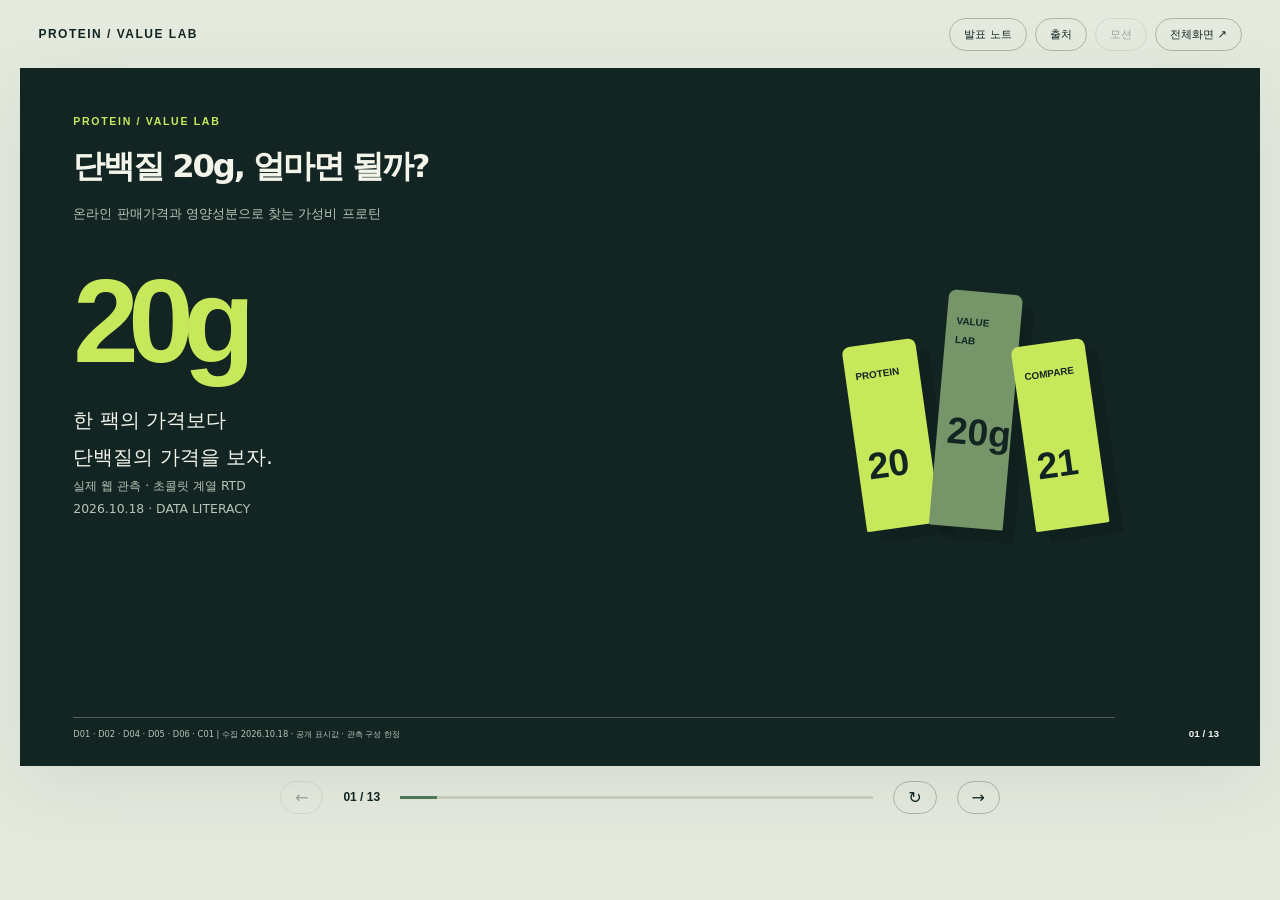
<file: docs/index.html>
<!doctype html><html lang="ko"><head><meta charset="utf-8"><meta name="viewport" content="width=device-width,initial-scale=1"><title>단백질 20g, 얼마면 될까? | PROTEIN VALUE LAB</title><link rel="stylesheet" href="assets/deck.css"></head><body>
<header><a href="#1">PROTEIN / VALUE LAB</a><nav><button id="notes">발표 노트</button><button id="sources">출처</button><button id="motion">모션</button><button id="fullscreen">전체화면 ↗</button></nav></header><main id="stage"></main><div class="controls"><button id="prev" aria-label="이전">←</button><span id="page"></span><div class="progress"><i></i></div><button id="replay" aria-label="애니메이션 재생">↻</button><button id="next" aria-label="다음">→</button></div><dialog><button id="close">닫기 ×</button><div id="dialogbody"></div></dialog>
<script src="assets/anime.umd.min.js"></script><script>const DATA={"products": [{"product_id": "P04", "brand": "정식품", "name": "그린비아 프로틴밀 액티브 초코", "flavor": "초콜릿 계열", "form": "RTD 음료", "pack_count": 18, "volume_ml": 250, "protein_g": 20, "kcal": 120, "sugar_g": 1.0, "nutrition_status": "reported", "included": true, "source_id_nutrition": "D04", "label_source_id": "D04", "note": "영양성분은 가격비교 재게시 자료; 독립 시험값 아님", "merchant": "옥션", "total_krw": 18940, "shipping_krw": 0, "source_id_price": "D04", "url": "https://prod.danawa.com/bridge/loadingBridge.html?cate1=46803&cate2=228130&cate3=229024&cate4=232972&pcode=82470779&cmpnyc=EE715&safe_trade=4&fee_type=T&link_pcode=E874058028&package=0&setpc=0&r=17923219759923", "bottle_krw": 1052.2222222222222, "cost_20g": 1052.2222222222222, "protein_per_100kcal": 16.666666666666664, "kcal_per_20g": 120.0, "bottle_rank": 1, "protein_rank": 1, "pareto_cost_energy": true}, {"product_id": "P01", "brand": "빙그레", "name": "더단백 드링크 초코", "flavor": "초콜릿 계열", "form": "RTD 음료", "pack_count": 18, "volume_ml": 250, "protein_g": 20, "kcal": 105, "sugar_g": 0.8, "nutrition_status": "verified", "included": true, "source_id_nutrition": "D01", "label_source_id": "C02", "note": "사용자 제공 쿠팡 상세 영양표 확인: 250mL·105kcal·단백질20g·당류0.8g. 최초 요약만 확인해 누락한 값 정정", "merchant": "쿠팡(판매자 상세 미기록)", "total_krw": 23900, "shipping_krw": 0, "source_id_price": "C01", "url": "https://www.coupang.com/vp/products/7411095382?itemId=13466502453&vendorItemId=76137436686", "bottle_krw": 1327.7777777777778, "cost_20g": 1327.7777777777778, "protein_per_100kcal": 19.047619047619047, "kcal_per_20g": 105.0, "bottle_rank": 2, "protein_rank": 2, "pareto_cost_energy": true}, {"product_id": "P06", "brand": "롯데칠성음료", "name": "오트몬드 프로틴 초코 제로슈거", "flavor": "초콜릿 계열", "form": "RTD 음료", "pack_count": 6, "volume_ml": 250, "protein_g": 21, "kcal": 107, "sugar_g": 0.0, "nutrition_status": "reported", "included": true, "source_id_nutrition": "D06", "label_source_id": "D06", "note": "6팩 관측. 배송비 영향이 크며 대용량 묶음 최저가를 대표하지 않음", "merchant": "옥션", "total_krw": 11140, "shipping_krw": 3000, "source_id_price": "D06", "url": "https://prod.danawa.com/bridge/loadingBridge.html?cate1=46803&cate2=228130&cate3=229024&cate4=232972&pcode=92969567&cmpnyc=EE715&safe_trade=4&fee_type=T&link_pcode=F250090501&package=0&setpc=0&r=17923220675980", "bottle_krw": 1856.6666666666667, "cost_20g": 1768.2539682539684, "protein_per_100kcal": 19.626168224299064, "kcal_per_20g": 101.9047619047619, "bottle_rank": 3, "protein_rank": 3, "pareto_cost_energy": true}, {"product_id": "P05", "brand": "대상웰라이프", "name": "마이밀 퓨로틴 초코", "flavor": "초콜릿 계열", "form": "RTD 음료", "pack_count": 24, "volume_ml": 250, "protein_g": 20, "kcal": 130, "sugar_g": null, "nutrition_status": "reported", "included": true, "source_id_nutrition": "D05", "label_source_id": "D05", "note": "분리대두·완두·귀리 단백질 표기. 당류 요약 근거 미확보", "merchant": "11번가", "total_krw": 56800, "shipping_krw": 0, "source_id_price": "D05", "url": "https://prod.danawa.com/bridge/loadingBridge.html?cate1=46803&cate2=46817&cate3=46843&cate4=0&pcode=21434753&cmpnyc=TH201&safe_trade=4&fee_type=T&link_pcode=8901063425&package=0&setpc=0&r=17923219926962", "bottle_krw": 2366.6666666666665, "cost_20g": 2366.6666666666665, "protein_per_100kcal": 15.384615384615385, "kcal_per_20g": 130.0, "bottle_rank": 4, "protein_rank": 4, "pareto_cost_energy": false}, {"product_id": "P02", "brand": "매일유업", "name": "셀렉스 프로핏 웨이프로틴 초콜릿", "flavor": "초콜릿 계열", "form": "RTD 음료", "pack_count": 12, "volume_ml": 330, "protein_g": 20, "kcal": 99, "sugar_g": 0.0, "nutrition_status": "verified", "included": true, "source_id_nutrition": "D02", "label_source_id": "M01", "note": "제조사 330mL·20g·99kcal와 교차 확인", "merchant": "롯데ON", "total_krw": 29890, "shipping_krw": 0, "source_id_price": "D02", "url": "https://prod.danawa.com/bridge/loadingBridge.html?cate1=46803&cate2=228130&cate3=229024&cate4=232972&pcode=12275567&cmpnyc=EE309&safe_trade=4&fee_type=T&link_pcode=LO2655952617&package=0&setpc=0&r=17923219424100", "bottle_krw": 2490.8333333333335, "cost_20g": 2490.8333333333335, "protein_per_100kcal": 20.2020202020202, "kcal_per_20g": 99.0, "bottle_rank": 5, "protein_rank": 5, "pareto_cost_energy": true}], "offers": [{"product_id": "P01", "merchant": "11번가", "price_krw": 21580, "shipping_krw": 3000, "total_krw": 24580, "source_id": "D01", "url": "https://prod.danawa.com/bridge/loadingBridge.html?cate1=46803&cate2=228130&cate3=229024&cate4=232972&pcode=14489303&cmpnyc=TH201&safe_trade=4&fee_type=T&link_pcode=9591615438&package=0&setpc=0&r=17923220505694", "source_type": "가격비교 재게시", "observed": "2026-10-18T11:14:17.913224+00:00", "condition": "비회원 일반 표시가·본토 1묶음, 결제 확인 아님", "included": true, "eligible": true}, {"product_id": "P01", "merchant": "G마켓", "price_krw": 21590, "shipping_krw": 3000, "total_krw": 24590, "source_id": "D01", "url": "https://prod.danawa.com/bridge/loadingBridge.html?cate1=46803&cate2=228130&cate3=229024&cate4=232972&pcode=14489303&cmpnyc=EE128&safe_trade=4&fee_type=T&link_pcode=4844603964&package=0&setpc=0&r=17923220507621", "source_type": "가격비교 재게시", "observed": "2026-10-18T11:14:17.913224+00:00", "condition": "비회원 일반 표시가·본토 1묶음, 결제 확인 아님", "included": true, "eligible": true}, {"product_id": "P01", "merchant": "옥션", "price_krw": 21850, "shipping_krw": 3000, "total_krw": 24850, "source_id": "D01", "url": "https://prod.danawa.com/bridge/loadingBridge.html?cate1=46803&cate2=228130&cate3=229024&cate4=232972&pcode=14489303&cmpnyc=EE715&safe_trade=4&fee_type=T&link_pcode=F652131884&package=0&setpc=0&r=17923220509056", "source_type": "가격비교 재게시", "observed": "2026-10-18T11:14:17.913224+00:00", "condition": "비회원 일반 표시가·본토 1묶음, 결제 확인 아님", "included": true, "eligible": true}, {"product_id": "P01", "merchant": "롯데ON", "price_krw": 22230, "shipping_krw": 3000, "total_krw": 25230, "source_id": "D01", "url": "https://prod.danawa.com/bridge/loadingBridge.html?cate1=46803&cate2=228130&cate3=229024&cate4=232972&pcode=14489303&cmpnyc=EE309&safe_trade=4&fee_type=T&link_pcode=LO2761408361&package=0&setpc=0&r=17923220501506", "source_type": "가격비교 재게시", "observed": "2026-10-18T11:14:17.913224+00:00", "condition": "비회원 일반 표시가·본토 1묶음, 결제 확인 아님", "included": true, "eligible": true}, {"product_id": "P01", "merchant": "티에스shop네이버페이", "price_krw": 25100, "shipping_krw": 0, "total_krw": 25100, "source_id": "D01", "url": "https://prod.danawa.com/bridge/loadingBridge.html?cate1=46803&cate2=228130&cate3=229024&cate4=232972&pcode=14489303&cmpnyc=TU5A4&safe_trade=4&fee_type=N&link_pcode=9149680594&package=0&setpc=0&r=17923220507090", "source_type": "가격비교 재게시", "observed": "2026-10-18T11:14:17.913224+00:00", "condition": "비회원 일반 표시가·본토 1묶음, 결제 확인 아님", "included": true, "eligible": true}, {"product_id": "P01", "merchant": "롯데백화점", "price_krw": 25100, "shipping_krw": 0, "total_krw": 25100, "source_id": "D01", "url": "https://prod.danawa.com/bridge/loadingBridge.html?cate1=46803&cate2=228130&cate3=229024&cate4=232972&pcode=14489303&cmpnyc=TLC16&safe_trade=4&fee_type=T&link_pcode=LE1222499665&package=0&setpc=0&r=17923220506665", "source_type": "가격비교 재게시", "observed": "2026-10-18T11:14:17.913224+00:00", "condition": "비회원 일반 표시가·본토 1묶음, 결제 확인 아님", "included": true, "eligible": true}, {"product_id": "P01", "merchant": "SSG.COM", "price_krw": 25460, "shipping_krw": 3000, "total_krw": 28460, "source_id": "D01", "url": "https://prod.danawa.com/bridge/loadingBridge.html?cate1=46803&cate2=228130&cate3=229024&cate4=232972&pcode=14489303&cmpnyc=TN118&safe_trade=4&fee_type=T&link_pcode=1000851090573&package=0&setpc=0&r=17923220501103", "source_type": "가격비교 재게시", "observed": "2026-10-18T11:14:17.913224+00:00", "condition": "비회원 일반 표시가·본토 1묶음, 결제 확인 아님", "included": true, "eligible": true}, {"product_id": "P01", "merchant": "주식회사 신세계라이브쇼핑", "price_krw": 26260, "shipping_krw": 0, "total_krw": 26260, "source_id": "D01", "url": "https://prod.danawa.com/bridge/loadingBridge.html?cate1=46803&cate2=228130&cate3=229024&cate4=232972&pcode=14489303&cmpnyc=TRB03&safe_trade=4&fee_type=T&link_pcode=1002609863&package=0&setpc=0&r=17923220509004", "source_type": "가격비교 재게시", "observed": "2026-10-18T11:14:17.913224+00:00", "condition": "비회원 일반 표시가·본토 1묶음, 결제 확인 아님", "included": true, "eligible": true}, {"product_id": "P01", "merchant": "이마트몰", "price_krw": 26410, "shipping_krw": 0, "total_krw": 26410, "source_id": "D01", "url": "https://prod.danawa.com/bridge/loadingBridge.html?cate1=46803&cate2=228130&cate3=229024&cate4=232972&pcode=14489303&cmpnyc=EE311&safe_trade=4&fee_type=T&link_pcode=1000811506615&package=0&setpc=0&r=17923220504311", "source_type": "가격비교 재게시", "observed": "2026-10-18T11:14:17.913224+00:00", "condition": "비회원 일반 표시가·본토 1묶음, 결제 확인 아님", "included": true, "eligible": true}, {"product_id": "P01", "merchant": "신세계몰", "price_krw": 26410, "shipping_krw": 0, "total_krw": 26410, "source_id": "D01", "url": "https://prod.danawa.com/bridge/loadingBridge.html?cate1=46803&cate2=228130&cate3=229024&cate4=232972&pcode=14489303&cmpnyc=ED901&safe_trade=4&fee_type=T&link_pcode=1000811506615&package=0&setpc=0&r=17923220503633", "source_type": "가격비교 재게시", "observed": "2026-10-18T11:14:17.913224+00:00", "condition": "비회원 일반 표시가·본토 1묶음, 결제 확인 아님", "included": true, "eligible": true}, {"product_id": "P02", "merchant": "옥션", "price_krw": 29500, "shipping_krw": 3000, "total_krw": 32500, "source_id": "D02", "url": "https://prod.danawa.com/bridge/loadingBridge.html?cate1=46803&cate2=228130&cate3=229024&cate4=232972&pcode=12275567&cmpnyc=EE715&safe_trade=4&fee_type=T&link_pcode=F619770908&package=0&setpc=0&r=17923219423372", "source_type": "가격비교 재게시", "observed": "2026-10-18T11:12:30.106258+00:00", "condition": "비회원 일반 표시가·본토 1묶음, 결제 확인 아님", "included": true, "eligible": true}, {"product_id": "P02", "merchant": "롯데ON", "price_krw": 29890, "shipping_krw": 0, "total_krw": 29890, "source_id": "D02", "url": "https://prod.danawa.com/bridge/loadingBridge.html?cate1=46803&cate2=228130&cate3=229024&cate4=232972&pcode=12275567&cmpnyc=EE309&safe_trade=4&fee_type=T&link_pcode=LO2655952617&package=0&setpc=0&r=17923219424100", "source_type": "가격비교 재게시", "observed": "2026-10-18T11:12:30.106258+00:00", "condition": "비회원 일반 표시가·본토 1묶음, 결제 확인 아님", "included": true, "eligible": true}, {"product_id": "P02", "merchant": "SSG.COM", "price_krw": 30087, "shipping_krw": 0, "total_krw": 30087, "source_id": "D02", "url": "https://prod.danawa.com/bridge/loadingBridge.html?cate1=46803&cate2=228130&cate3=229024&cate4=232972&pcode=12275567&cmpnyc=TN118&safe_trade=4&fee_type=T&link_pcode=1000304834023&package=0&setpc=0&r=17923219424311", "source_type": "가격비교 재게시", "observed": "2026-10-18T11:12:30.106258+00:00", "condition": "비회원 일반 표시가·본토 1묶음, 결제 확인 아님", "included": true, "eligible": true}, {"product_id": "P02", "merchant": "G마켓", "price_krw": 30380, "shipping_krw": 0, "total_krw": 30380, "source_id": "D02", "url": "https://prod.danawa.com/bridge/loadingBridge.html?cate1=46803&cate2=228130&cate3=229024&cate4=232972&pcode=12275567&cmpnyc=EE128&safe_trade=4&fee_type=T&link_pcode=2636050549&package=0&setpc=0&r=17923219425787", "source_type": "가격비교 재게시", "observed": "2026-10-18T11:12:30.106258+00:00", "condition": "비회원 일반 표시가·본토 1묶음, 결제 확인 아님", "included": true, "eligible": true}, {"product_id": "P02", "merchant": "이마트몰", "price_krw": 31255, "shipping_krw": 0, "total_krw": 31255, "source_id": "D02", "url": "https://prod.danawa.com/bridge/loadingBridge.html?cate1=46803&cate2=228130&cate3=229024&cate4=232972&pcode=12275567&cmpnyc=EE311&safe_trade=4&fee_type=T&link_pcode=1000605907344&package=0&setpc=0&r=17923219421527", "source_type": "가격비교 재게시", "observed": "2026-10-18T11:12:30.106258+00:00", "condition": "비회원 일반 표시가·본토 1묶음, 결제 확인 아님", "included": true, "eligible": true}, {"product_id": "P02", "merchant": "신세계몰", "price_krw": 31255, "shipping_krw": 0, "total_krw": 31255, "source_id": "D02", "url": "https://prod.danawa.com/bridge/loadingBridge.html?cate1=46803&cate2=228130&cate3=229024&cate4=232972&pcode=12275567&cmpnyc=ED901&safe_trade=4&fee_type=T&link_pcode=1000605907344&package=0&setpc=0&r=17923219428186", "source_type": "가격비교 재게시", "observed": "2026-10-18T11:12:30.106258+00:00", "condition": "비회원 일반 표시가·본토 1묶음, 결제 확인 아님", "included": true, "eligible": true}, {"product_id": "P02", "merchant": "CJ온스타일", "price_krw": 31260, "shipping_krw": 0, "total_krw": 31260, "source_id": "D02", "url": "https://prod.danawa.com/bridge/loadingBridge.html?cate1=46803&cate2=228130&cate3=229024&cate4=232972&pcode=12275567&cmpnyc=ED909&safe_trade=4&fee_type=T&link_pcode=2013819931&package=0&setpc=0&r=17923219429472", "source_type": "가격비교 재게시", "observed": "2026-10-18T11:12:30.106258+00:00", "condition": "비회원 일반 표시가·본토 1묶음, 결제 확인 아님", "included": true, "eligible": true}, {"product_id": "P02", "merchant": "11번가", "price_krw": 31550, "shipping_krw": 0, "total_krw": 31550, "source_id": "D02", "url": "https://prod.danawa.com/bridge/loadingBridge.html?cate1=46803&cate2=228130&cate3=229024&cate4=232972&pcode=12275567&cmpnyc=TH201&safe_trade=4&fee_type=T&link_pcode=4490486728&package=0&setpc=0&r=17923219421706", "source_type": "가격비교 재게시", "observed": "2026-10-18T11:12:30.106258+00:00", "condition": "비회원 일반 표시가·본토 1묶음, 결제 확인 아님", "included": true, "eligible": true}, {"product_id": "P02", "merchant": "오늘의집", "price_krw": 31700, "shipping_krw": 0, "total_krw": 31700, "source_id": "D02", "url": "https://prod.danawa.com/bridge/loadingBridge.html?cate1=46803&cate2=228130&cate3=229024&cate4=232972&pcode=12275567&cmpnyc=TU710C&safe_trade=4&fee_type=T&link_pcode=4124407-30975040&package=0&setpc=0&r=17923219427693", "source_type": "가격비교 재게시", "observed": "2026-10-18T11:12:30.106258+00:00", "condition": "비회원 일반 표시가·본토 1묶음, 결제 확인 아님", "included": true, "eligible": true}, {"product_id": "P02", "merchant": "하프클럽", "price_krw": 32540, "shipping_krw": 0, "total_krw": 32540, "source_id": "D02", "url": "https://prod.danawa.com/bridge/loadingBridge.html?cate1=46803&cate2=228130&cate3=229024&cate4=232972&pcode=12275567&cmpnyc=TZ6171&safe_trade=4&fee_type=T&link_pcode=379595014&package=0&setpc=0&r=17923219428803", "source_type": "가격비교 재게시", "observed": "2026-10-18T11:12:30.106258+00:00", "condition": "비회원 일반 표시가·본토 1묶음, 결제 확인 아님", "included": true, "eligible": true}, {"product_id": "P03", "merchant": "동원몰", "price_krw": 22410, "shipping_krw": 0, "total_krw": 22410, "source_id": "D03", "url": "https://prod.danawa.com/bridge/loadingBridge.html?cate1=46803&cate2=228130&cate3=229024&cate4=232972&pcode=18186500&cmpnyc=TSBB7&safe_trade=4&fee_type=T&link_pcode=003748036&package=0&setpc=0&r=17923219591774", "source_type": "가격비교 재게시", "observed": "2026-10-18T11:12:46.208534+00:00", "condition": "비회원 일반 표시가·본토 1묶음, 결제 확인 아님", "included": false, "eligible": false}, {"product_id": "P03", "merchant": "옥션", "price_krw": 24140, "shipping_krw": 0, "total_krw": 24140, "source_id": "D03", "url": "https://prod.danawa.com/bridge/loadingBridge.html?cate1=46803&cate2=228130&cate3=229024&cate4=232972&pcode=18186500&cmpnyc=EE715&safe_trade=4&fee_type=T&link_pcode=E968869499&package=0&setpc=0&r=17923219595731", "source_type": "가격비교 재게시", "observed": "2026-10-18T11:12:46.208534+00:00", "condition": "비회원 일반 표시가·본토 1묶음, 결제 확인 아님", "included": false, "eligible": false}, {"product_id": "P03", "merchant": "G마켓", "price_krw": 24140, "shipping_krw": 0, "total_krw": 24140, "source_id": "D03", "url": "https://prod.danawa.com/bridge/loadingBridge.html?cate1=46803&cate2=228130&cate3=229024&cate4=232972&pcode=18186500&cmpnyc=EE128&safe_trade=4&fee_type=T&link_pcode=4391299652&package=0&setpc=0&r=17923219598174", "source_type": "가격비교 재게시", "observed": "2026-10-18T11:12:46.208534+00:00", "condition": "비회원 일반 표시가·본토 1묶음, 결제 확인 아님", "included": false, "eligible": false}, {"product_id": "P03", "merchant": "주식회사 신세계라이브쇼핑", "price_krw": 26440, "shipping_krw": 0, "total_krw": 26440, "source_id": "D03", "url": "https://prod.danawa.com/bridge/loadingBridge.html?cate1=46803&cate2=228130&cate3=229024&cate4=232972&pcode=18186500&cmpnyc=TRB03&safe_trade=4&fee_type=T&link_pcode=68083362&package=0&setpc=0&r=17923219595705", "source_type": "가격비교 재게시", "observed": "2026-10-18T11:12:46.208534+00:00", "condition": "비회원 일반 표시가·본토 1묶음, 결제 확인 아님", "included": false, "eligible": false}, {"product_id": "P03", "merchant": "SK스토아", "price_krw": 27630, "shipping_krw": 0, "total_krw": 27630, "source_id": "D03", "url": "https://prod.danawa.com/bridge/loadingBridge.html?cate1=46803&cate2=228130&cate3=229024&cate4=232972&pcode=18186500&cmpnyc=TSB275&safe_trade=4&fee_type=T&link_pcode=41393136&package=0&setpc=0&r=17923219597028", "source_type": "가격비교 재게시", "observed": "2026-10-18T11:12:46.208534+00:00", "condition": "비회원 일반 표시가·본토 1묶음, 결제 확인 아님", "included": false, "eligible": false}, {"product_id": "P03", "merchant": "11번가", "price_krw": 27750, "shipping_krw": 0, "total_krw": 27750, "source_id": "D03", "url": "https://prod.danawa.com/bridge/loadingBridge.html?cate1=46803&cate2=228130&cate3=229024&cate4=232972&pcode=18186500&cmpnyc=TH201&safe_trade=4&fee_type=T&link_pcode=7432234995&package=0&setpc=0&r=17923219598053", "source_type": "가격비교 재게시", "observed": "2026-10-18T11:12:46.208534+00:00", "condition": "비회원 일반 표시가·본토 1묶음, 결제 확인 아님", "included": false, "eligible": false}, {"product_id": "P03", "merchant": "롯데ON", "price_krw": 28430, "shipping_krw": 0, "total_krw": 28430, "source_id": "D03", "url": "https://prod.danawa.com/bridge/loadingBridge.html?cate1=46803&cate2=228130&cate3=229024&cate4=232972&pcode=18186500&cmpnyc=EE309&safe_trade=4&fee_type=T&link_pcode=LO2346562221&package=0&setpc=0&r=17923219593769", "source_type": "가격비교 재게시", "observed": "2026-10-18T11:12:46.208534+00:00", "condition": "비회원 일반 표시가·본토 1묶음, 결제 확인 아님", "included": false, "eligible": false}, {"product_id": "P03", "merchant": "신세계몰", "price_krw": 28809, "shipping_krw": 0, "total_krw": 28809, "source_id": "D03", "url": "https://prod.danawa.com/bridge/loadingBridge.html?cate1=46803&cate2=228130&cate3=229024&cate4=232972&pcode=18186500&cmpnyc=ED901&safe_trade=4&fee_type=T&link_pcode=1000610922050&package=0&setpc=0&r=17923219596040", "source_type": "가격비교 재게시", "observed": "2026-10-18T11:12:46.208534+00:00", "condition": "비회원 일반 표시가·본토 1묶음, 결제 확인 아님", "included": false, "eligible": false}, {"product_id": "P03", "merchant": "이마트몰", "price_krw": 28809, "shipping_krw": 0, "total_krw": 28809, "source_id": "D03", "url": "https://prod.danawa.com/bridge/loadingBridge.html?cate1=46803&cate2=228130&cate3=229024&cate4=232972&pcode=18186500&cmpnyc=EE311&safe_trade=4&fee_type=T&link_pcode=1000610922050&package=0&setpc=0&r=17923219595232", "source_type": "가격비교 재게시", "observed": "2026-10-18T11:12:46.208534+00:00", "condition": "비회원 일반 표시가·본토 1묶음, 결제 확인 아님", "included": false, "eligible": false}, {"product_id": "P03", "merchant": "SSG.COM", "price_krw": 28809, "shipping_krw": 0, "total_krw": 28809, "source_id": "D03", "url": "https://prod.danawa.com/bridge/loadingBridge.html?cate1=46803&cate2=228130&cate3=229024&cate4=232972&pcode=18186500&cmpnyc=TN118&safe_trade=4&fee_type=T&link_pcode=1000610922050&package=0&setpc=0&r=17923219596841", "source_type": "가격비교 재게시", "observed": "2026-10-18T11:12:46.208534+00:00", "condition": "비회원 일반 표시가·본토 1묶음, 결제 확인 아님", "included": false, "eligible": false}, {"product_id": "P04", "merchant": "옥션", "price_krw": 18940, "shipping_krw": 0, "total_krw": 18940, "source_id": "D04", "url": "https://prod.danawa.com/bridge/loadingBridge.html?cate1=46803&cate2=228130&cate3=229024&cate4=232972&pcode=82470779&cmpnyc=EE715&safe_trade=4&fee_type=T&link_pcode=E874058028&package=0&setpc=0&r=17923219759923", "source_type": "가격비교 재게시", "observed": "2026-10-18T11:13:03.220992+00:00", "condition": "비회원 일반 표시가·본토 1묶음, 결제 확인 아님", "included": true, "eligible": true}, {"product_id": "P04", "merchant": "G마켓", "price_krw": 18950, "shipping_krw": 0, "total_krw": 18950, "source_id": "D04", "url": "https://prod.danawa.com/bridge/loadingBridge.html?cate1=46803&cate2=228130&cate3=229024&cate4=232972&pcode=82470779&cmpnyc=EE128&safe_trade=4&fee_type=T&link_pcode=4296857969&package=0&setpc=0&r=17923219751213", "source_type": "가격비교 재게시", "observed": "2026-10-18T11:13:03.220992+00:00", "condition": "비회원 일반 표시가·본토 1묶음, 결제 확인 아님", "included": true, "eligible": true}, {"product_id": "P04", "merchant": "SSG.COM", "price_krw": 19998, "shipping_krw": 0, "total_krw": 19998, "source_id": "D04", "url": "https://prod.danawa.com/bridge/loadingBridge.html?cate1=46803&cate2=228130&cate3=229024&cate4=232972&pcode=82470779&cmpnyc=TN118&safe_trade=4&fee_type=T&link_pcode=1000644228876&package=0&setpc=0&r=17923219752438", "source_type": "가격비교 재게시", "observed": "2026-10-18T11:13:03.220992+00:00", "condition": "비회원 일반 표시가·본토 1묶음, 결제 확인 아님", "included": true, "eligible": true}, {"product_id": "P04", "merchant": "11번가", "price_krw": 20420, "shipping_krw": 0, "total_krw": 20420, "source_id": "D04", "url": "https://prod.danawa.com/bridge/loadingBridge.html?cate1=46803&cate2=228130&cate3=229024&cate4=232972&pcode=82470779&cmpnyc=TH201&safe_trade=4&fee_type=T&link_pcode=7943987664&package=0&setpc=0&r=17923219754595", "source_type": "가격비교 재게시", "observed": "2026-10-18T11:13:03.220992+00:00", "condition": "비회원 일반 표시가·본토 1묶음, 결제 확인 아님", "included": true, "eligible": true}, {"product_id": "P04", "merchant": "CJ온스타일", "price_krw": 20590, "shipping_krw": 0, "total_krw": 20590, "source_id": "D04", "url": "https://prod.danawa.com/bridge/loadingBridge.html?cate1=46803&cate2=228130&cate3=229024&cate4=232972&pcode=82470779&cmpnyc=ED909&safe_trade=4&fee_type=T&link_pcode=2059340868&package=0&setpc=0&r=17923219756624", "source_type": "가격비교 재게시", "observed": "2026-10-18T11:13:03.220992+00:00", "condition": "비회원 일반 표시가·본토 1묶음, 결제 확인 아님", "included": true, "eligible": true}, {"product_id": "P04", "merchant": "롯데ON", "price_krw": 20590, "shipping_krw": 0, "total_krw": 20590, "source_id": "D04", "url": "https://prod.danawa.com/bridge/loadingBridge.html?cate1=46803&cate2=228130&cate3=229024&cate4=232972&pcode=82470779&cmpnyc=EE309&safe_trade=4&fee_type=T&link_pcode=LO2428349826&package=0&setpc=0&r=17923219756684", "source_type": "가격비교 재게시", "observed": "2026-10-18T11:13:03.220992+00:00", "condition": "비회원 일반 표시가·본토 1묶음, 결제 확인 아님", "included": true, "eligible": true}, {"product_id": "P04", "merchant": "보리보리", "price_krw": 20590, "shipping_krw": 0, "total_krw": 20590, "source_id": "D04", "url": "https://prod.danawa.com/bridge/loadingBridge.html?cate1=46803&cate2=228130&cate3=229024&cate4=232972&pcode=82470779&cmpnyc=TG021&safe_trade=4&fee_type=T&link_pcode=383608577&package=0&setpc=0&r=17923219758761", "source_type": "가격비교 재게시", "observed": "2026-10-18T11:13:03.220992+00:00", "condition": "비회원 일반 표시가·본토 1묶음, 결제 확인 아님", "included": true, "eligible": true}, {"product_id": "P04", "merchant": "신세계몰", "price_krw": 21050, "shipping_krw": 0, "total_krw": 21050, "source_id": "D04", "url": "https://prod.danawa.com/bridge/loadingBridge.html?cate1=46803&cate2=228130&cate3=229024&cate4=232972&pcode=82470779&cmpnyc=ED901&safe_trade=4&fee_type=T&link_pcode=1000644228876&package=0&setpc=0&r=17923219758270", "source_type": "가격비교 재게시", "observed": "2026-10-18T11:13:03.220992+00:00", "condition": "비회원 일반 표시가·본토 1묶음, 결제 확인 아님", "included": true, "eligible": true}, {"product_id": "P04", "merchant": "이마트몰", "price_krw": 21050, "shipping_krw": 0, "total_krw": 21050, "source_id": "D04", "url": "https://prod.danawa.com/bridge/loadingBridge.html?cate1=46803&cate2=228130&cate3=229024&cate4=232972&pcode=82470779&cmpnyc=EE311&safe_trade=4&fee_type=T&link_pcode=1000644228876&package=0&setpc=0&r=17923219758732", "source_type": "가격비교 재게시", "observed": "2026-10-18T11:13:03.220992+00:00", "condition": "비회원 일반 표시가·본토 1묶음, 결제 확인 아님", "included": true, "eligible": true}, {"product_id": "P04", "merchant": "주식회사 신세계라이브쇼핑", "price_krw": 21270, "shipping_krw": 0, "total_krw": 21270, "source_id": "D04", "url": "https://prod.danawa.com/bridge/loadingBridge.html?cate1=46803&cate2=228130&cate3=229024&cate4=232972&pcode=82470779&cmpnyc=TRB03&safe_trade=4&fee_type=T&link_pcode=76989778&package=0&setpc=0&r=17923219752739", "source_type": "가격비교 재게시", "observed": "2026-10-18T11:13:03.220992+00:00", "condition": "비회원 일반 표시가·본토 1묶음, 결제 확인 아님", "included": true, "eligible": true}, {"product_id": "P05", "merchant": "11번가", "price_krw": 56800, "shipping_krw": 0, "total_krw": 56800, "source_id": "D05", "url": "https://prod.danawa.com/bridge/loadingBridge.html?cate1=46803&cate2=46817&cate3=46843&cate4=0&pcode=21434753&cmpnyc=TH201&safe_trade=4&fee_type=T&link_pcode=8901063425&package=0&setpc=0&r=17923219926962", "source_type": "가격비교 재게시", "observed": "2026-10-18T11:13:19.390683+00:00", "condition": "비회원 일반 표시가·본토 1묶음, 결제 확인 아님", "included": true, "eligible": true}, {"product_id": "P05", "merchant": "G마켓", "price_krw": 59420, "shipping_krw": 0, "total_krw": 59420, "source_id": "D05", "url": "https://prod.danawa.com/bridge/loadingBridge.html?cate1=46803&cate2=46817&cate3=46843&cate4=0&pcode=21434753&cmpnyc=EE128&safe_trade=4&fee_type=T&link_pcode=4609443847&package=0&setpc=0&r=17923219927845", "source_type": "가격비교 재게시", "observed": "2026-10-18T11:13:19.390683+00:00", "condition": "비회원 일반 표시가·본토 1묶음, 결제 확인 아님", "included": true, "eligible": true}, {"product_id": "P05", "merchant": "옥션", "price_krw": 60820, "shipping_krw": 0, "total_krw": 60820, "source_id": "D05", "url": "https://prod.danawa.com/bridge/loadingBridge.html?cate1=46803&cate2=46817&cate3=46843&cate4=0&pcode=21434753&cmpnyc=EE715&safe_trade=4&fee_type=T&link_pcode=F415805494&package=0&setpc=0&r=17923219922356", "source_type": "가격비교 재게시", "observed": "2026-10-18T11:13:19.390683+00:00", "condition": "비회원 일반 표시가·본토 1묶음, 결제 확인 아님", "included": true, "eligible": true}, {"product_id": "P06", "merchant": "옥션", "price_krw": 8140, "shipping_krw": 3000, "total_krw": 11140, "source_id": "D06", "url": "https://prod.danawa.com/bridge/loadingBridge.html?cate1=46803&cate2=228130&cate3=229024&cate4=232972&pcode=92969567&cmpnyc=EE715&safe_trade=4&fee_type=T&link_pcode=F250090501&package=0&setpc=0&r=17923220675980", "source_type": "가격비교 재게시", "observed": "2026-10-18T11:14:34.525091+00:00", "condition": "비회원 일반 표시가·본토 1묶음, 결제 확인 아님", "included": true, "eligible": true}, {"product_id": "P06", "merchant": "G마켓", "price_krw": 8150, "shipping_krw": 3000, "total_krw": 11150, "source_id": "D06", "url": "https://prod.danawa.com/bridge/loadingBridge.html?cate1=46803&cate2=228130&cate3=229024&cate4=232972&pcode=92969567&cmpnyc=EE128&safe_trade=4&fee_type=T&link_pcode=4447888893&package=0&setpc=0&r=17923220679598", "source_type": "가격비교 재게시", "observed": "2026-10-18T11:14:34.525091+00:00", "condition": "비회원 일반 표시가·본토 1묶음, 결제 확인 아님", "included": true, "eligible": true}, {"product_id": "P06", "merchant": "SK스토아", "price_krw": 8380, "shipping_krw": 3000, "total_krw": 11380, "source_id": "D06", "url": "https://prod.danawa.com/bridge/loadingBridge.html?cate1=46803&cate2=228130&cate3=229024&cate4=232972&pcode=92969567&cmpnyc=TSB275&safe_trade=4&fee_type=T&link_pcode=51329125&package=0&setpc=0&r=17923220676487", "source_type": "가격비교 재게시", "observed": "2026-10-18T11:14:34.525091+00:00", "condition": "비회원 일반 표시가·본토 1묶음, 결제 확인 아님", "included": true, "eligible": true}, {"product_id": "P06", "merchant": "11번가", "price_krw": 8590, "shipping_krw": 3000, "total_krw": 11590, "source_id": "D06", "url": "https://prod.danawa.com/bridge/loadingBridge.html?cate1=46803&cate2=228130&cate3=229024&cate4=232972&pcode=92969567&cmpnyc=TH201&safe_trade=4&fee_type=T&link_pcode=8620110885&package=0&setpc=0&r=17923220672668", "source_type": "가격비교 재게시", "observed": "2026-10-18T11:14:34.525091+00:00", "condition": "비회원 일반 표시가·본토 1묶음, 결제 확인 아님", "included": true, "eligible": true}, {"product_id": "P06", "merchant": "이마트몰", "price_krw": 8940, "shipping_krw": 3000, "total_krw": 11940, "source_id": "D06", "url": "https://prod.danawa.com/bridge/loadingBridge.html?cate1=46803&cate2=228130&cate3=229024&cate4=232972&pcode=92969567&cmpnyc=EE311&safe_trade=4&fee_type=T&link_pcode=1000706989924&package=0&setpc=0&r=17923220678405", "source_type": "가격비교 재게시", "observed": "2026-10-18T11:14:34.525091+00:00", "condition": "비회원 일반 표시가·본토 1묶음, 결제 확인 아님", "included": true, "eligible": true}, {"product_id": "P06", "merchant": "SSG.COM", "price_krw": 8940, "shipping_krw": 3000, "total_krw": 11940, "source_id": "D06", "url": "https://prod.danawa.com/bridge/loadingBridge.html?cate1=46803&cate2=228130&cate3=229024&cate4=232972&pcode=92969567&cmpnyc=TN118&safe_trade=4&fee_type=T&link_pcode=1000706989924&package=0&setpc=0&r=17923220676788", "source_type": "가격비교 재게시", "observed": "2026-10-18T11:14:34.525091+00:00", "condition": "비회원 일반 표시가·본토 1묶음, 결제 확인 아님", "included": true, "eligible": true}, {"product_id": "P06", "merchant": "하프클럽", "price_krw": 8940, "shipping_krw": 3000, "total_krw": 11940, "source_id": "D06", "url": "https://prod.danawa.com/bridge/loadingBridge.html?cate1=46803&cate2=228130&cate3=229024&cate4=232972&pcode=92969567&cmpnyc=TZ6171&safe_trade=4&fee_type=T&link_pcode=398607603&package=0&setpc=0&r=17923220674361", "source_type": "가격비교 재게시", "observed": "2026-10-18T11:14:34.525091+00:00", "condition": "비회원 일반 표시가·본토 1묶음, 결제 확인 아님", "included": true, "eligible": true}, {"product_id": "P06", "merchant": "신세계몰", "price_krw": 8940, "shipping_krw": 3000, "total_krw": 11940, "source_id": "D06", "url": "https://prod.danawa.com/bridge/loadingBridge.html?cate1=46803&cate2=228130&cate3=229024&cate4=232972&pcode=92969567&cmpnyc=ED901&safe_trade=4&fee_type=T&link_pcode=1000706989924&package=0&setpc=0&r=17923220676072", "source_type": "가격비교 재게시", "observed": "2026-10-18T11:14:34.525091+00:00", "condition": "비회원 일반 표시가·본토 1묶음, 결제 확인 아님", "included": true, "eligible": true}, {"product_id": "P06", "merchant": "새라나르샤네이버페이", "price_krw": 9800, "shipping_krw": 3000, "total_krw": 12800, "source_id": "D06", "url": "https://prod.danawa.com/bridge/loadingBridge.html?cate1=46803&cate2=228130&cate3=229024&cate4=232972&pcode=92969567&cmpnyc=TYA198&safe_trade=4&fee_type=N&link_pcode=12583605438&package=0&setpc=0&r=17923220673233", "source_type": "가격비교 재게시", "observed": "2026-10-18T11:14:34.525091+00:00", "condition": "비회원 일반 표시가·본토 1묶음, 결제 확인 아님", "included": true, "eligible": true}, {"product_id": "P06", "merchant": "롯데ON", "price_krw": 10370, "shipping_krw": 3000, "total_krw": 13370, "source_id": "D06", "url": "https://prod.danawa.com/bridge/loadingBridge.html?cate1=46803&cate2=228130&cate3=229024&cate4=232972&pcode=92969567&cmpnyc=EE309&safe_trade=4&fee_type=T&link_pcode=LO2795219280&package=0&setpc=0&r=17923220674088", "source_type": "가격비교 재게시", "observed": "2026-10-18T11:14:34.525091+00:00", "condition": "비회원 일반 표시가·본토 1묶음, 결제 확인 아님", "included": true, "eligible": true}, {"product_id": "P01", "merchant": "쿠팡(판매자 상세 미기록)", "price_krw": 23900, "shipping_krw": 0, "total_krw": 23900, "source_id": "C01", "url": "https://www.coupang.com/vp/products/7411095382?itemId=13466502453&vendorItemId=76137436686", "source_type": "computer-use 직접 화면", "observed": "2026-10-18", "condition": "로그아웃 표시가, 18개 선택·배송비 포함·결제 확인 아님", "included": true, "eligible": true}], "lab": [{"name": "건강앤 MBP 유단백추출물 분말", "form": "분말", "protein_g": 12, "kcal": 113, "sugar_g": 8.6, "amino_score": 118, "reported_krw_per_g": 132, "approx_cost_20g": 2640, "source_id": "K01", "basis": "2023-02 가격·2023-08 발표 시험, 현재 제품·시세에 전용 불가"}, {"name": "국민프로틴 WPI웨이 초코", "form": "분말", "protein_g": 13, "kcal": 241, "sugar_g": 5.5, "amino_score": 114, "reported_krw_per_g": 166, "approx_cost_20g": 3320, "source_id": "K01", "basis": "2023-02 가격·2023-08 발표 시험, 현재 제품·시세에 전용 불가"}, {"name": "NS포대유청 WPC 오리지널", "form": "분말", "protein_g": 23, "kcal": 116, "sugar_g": 1.3, "amino_score": 127, "reported_krw_per_g": 32, "approx_cost_20g": 640, "source_id": "K01", "basis": "2023-02 가격·2023-08 발표 시험, 현재 제품·시세에 전용 불가"}, {"name": "뉴욕웨이 WPC 리치초콜릿", "form": "분말", "protein_g": 21, "kcal": 119, "sugar_g": 0.7, "amino_score": 136, "reported_krw_per_g": 33, "approx_cost_20g": 660, "source_id": "K01", "basis": "2023-02 가격·2023-08 발표 시험, 현재 제품·시세에 전용 불가"}, {"name": "뉴트리원 초유 콜라겐 프로틴", "form": "분말", "protein_g": 21, "kcal": 115, "sugar_g": 3.5, "amino_score": 77, "reported_krw_per_g": 102, "approx_cost_20g": 2040, "source_id": "K01", "basis": "2023-02 가격·2023-08 발표 시험, 현재 제품·시세에 전용 불가"}, {"name": "닥터유 프로 파우더 아이솔레이트 초코", "form": "분말", "protein_g": 29, "kcal": 160, "sugar_g": 0.3, "amino_score": 100, "reported_krw_per_g": 72, "approx_cost_20g": 1440, "source_id": "K01", "basis": "2023-02 가격·2023-08 발표 시험, 현재 제품·시세에 전용 불가"}, {"name": "셀렉스 프로핏 웨이프로틴 초콜릿(분말)", "form": "분말", "protein_g": 20, "kcal": 115, "sugar_g": 0.9, "amino_score": 113, "reported_krw_per_g": 102, "approx_cost_20g": 2040, "source_id": "K01", "basis": "2023-02 가격·2023-08 발표 시험, 현재 제품·시세에 전용 불가"}, {"name": "칼로바이 파워쉐이크 아이솔레이트 초코", "form": "분말", "protein_g": 26, "kcal": 166, "sugar_g": 0.2, "amino_score": 107, "reported_krw_per_g": 68, "approx_cost_20g": 1360, "source_id": "K01", "basis": "2023-02 가격·2023-08 발표 시험, 현재 제품·시세에 전용 불가"}, {"name": "뉴케어 액티브 골든밸런스", "form": "음료", "protein_g": 14, "kcal": 198, "sugar_g": 6.8, "amino_score": 118, "reported_krw_per_g": 157, "approx_cost_20g": 3140, "source_id": "K01", "basis": "2023-02 가격·2023-08 발표 시험, 현재 제품·시세에 전용 불가"}, {"name": "닥터유 단백질 드링크 초코 240mL", "form": "음료", "protein_g": 12, "kcal": 165, "sugar_g": 20.9, "amino_score": 136, "reported_krw_per_g": 167, "approx_cost_20g": 3340, "source_id": "K01", "basis": "2023-02 가격·2023-08 발표 시험, 현재 제품·시세에 전용 불가"}, {"name": "더단백 드링크 초코", "form": "음료", "protein_g": 20, "kcal": 115, "sugar_g": 0.5, "amino_score": 118, "reported_krw_per_g": 145, "approx_cost_20g": 2900, "source_id": "K01", "basis": "2023-02 가격·2023-08 발표 시험, 현재 제품·시세에 전용 불가"}, {"name": "셀렉스 프로틴 음료 오리지널", "form": "음료", "protein_g": 7, "kcal": 130, "sugar_g": 7.3, "amino_score": 91, "reported_krw_per_g": 148, "approx_cost_20g": 2960, "source_id": "K01", "basis": "2023-02 가격·2023-08 발표 시험, 현재 제품·시세에 전용 불가"}, {"name": "아몬드브리즈 뉴트리플러스 프로틴", "form": "음료", "protein_g": 4, "kcal": 67, "sugar_g": 4.8, "amino_score": 45, "reported_krw_per_g": 375, "approx_cost_20g": 7500, "source_id": "K01", "basis": "2023-02 가격·2023-08 발표 시험, 현재 제품·시세에 전용 불가"}, {"name": "칼로바이 파워쉐이크 20G 초코바나나", "form": "음료", "protein_g": 19, "kcal": 126, "sugar_g": 9.5, "amino_score": 141, "reported_krw_per_g": 93, "approx_cost_20g": 1860, "source_id": "K01", "basis": "2023-02 가격·2023-08 발표 시험, 현재 제품·시세에 전용 불가"}, {"name": "파스퇴르 이지프로틴 저당 초코", "form": "음료", "protein_g": 21, "kcal": 110, "sugar_g": 1.5, "amino_score": 123, "reported_krw_per_g": 119, "approx_cost_20g": 2380, "source_id": "K01", "basis": "2023-02 가격·2023-08 발표 시험, 현재 제품·시세에 전용 불가"}, {"name": "하이뮨 프로틴 밸런스", "form": "음료", "protein_g": 9, "kcal": 165, "sugar_g": 12.2, "amino_score": 100, "reported_krw_per_g": 356, "approx_cost_20g": 7120, "source_id": "K01", "basis": "2023-02 가격·2023-08 발표 시험, 현재 제품·시세에 전용 불가"}], "sources": [{"source_id": "D01", "url": "https://prod.danawa.com/info/?pcode=14489303", "type": "가격비교 재게시", "title": "빙그레 더단백 드링크 초코 250ml (18개) : 다나와 가격비교", "collected": "2026-10-18T11:14:17.913224+00:00", "published": "게시일 미표기", "local_evidence": "data/firecrawl/bing_correct.md"}, {"source_id": "D02", "url": "https://prod.danawa.com/info/?pcode=12275567", "type": "가격비교 재게시", "title": "매일유업 셀렉스 프로핏 웨이프로틴 초콜릿 330ml (12개) : 다나와 가격비교", "collected": "2026-10-18T11:12:30.106258+00:00", "published": "게시일 미표기", "local_evidence": "data/firecrawl/selex_price.md"}, {"source_id": "D03", "url": "https://prod.danawa.com/info/?pcode=18186500", "type": "가격비교 재게시", "title": "닥터유 단백질 프로 드링크 초코 250ml (12개) : 다나와 가격비교", "collected": "2026-10-18T11:12:46.208534+00:00", "published": "게시일 미표기", "local_evidence": "data/firecrawl/doctor_price.md"}, {"source_id": "D04", "url": "https://prod.danawa.com/info/?pcode=82470779", "type": "가격비교 재게시", "title": "정식품 그린비아 프로틴밀 액티브 초코 250ml (18개) : 다나와 가격비교", "collected": "2026-10-18T11:13:03.220992+00:00", "published": "게시일 미표기", "local_evidence": "data/firecrawl/green_price.md"}, {"source_id": "D05", "url": "https://prod.danawa.com/info/?pcode=21434753", "type": "가격비교 재게시", "title": "마이밀 퓨로틴 초코맛 250ml (24개) : 다나와 가격비교", "collected": "2026-10-18T11:13:19.390683+00:00", "published": "게시일 미표기", "local_evidence": "data/firecrawl/mymil_price.md"}, {"source_id": "D06", "url": "https://prod.danawa.com/info/?pcode=92969567", "type": "가격비교 재게시", "title": "롯데칠성음료 오트몬드 프로틴 초코 제로슈거 250ml (6개) : 다나와 가격비교", "collected": "2026-10-18T11:14:34.525091+00:00", "published": "게시일 미표기", "local_evidence": "data/firecrawl/oat_six.md"}, {"source_id": "C01", "url": "https://www.coupang.com/vp/products/7411095382?itemId=13466502453&vendorItemId=76137436686", "type": "computer-use 판매 화면", "title": "더단백 초코 250mL 18개 / 23,900원·무료배송", "collected": "2026-10-18", "published": "게시일 미표기", "local_evidence": "data/raw/coupang_bing_ui.txt"}, {"source_id": "C02", "url": "https://www.coupang.com/vp/products/7411095382?itemId=13466502453&vendorItemId=76137436686", "type": "사용자 제공 판매페이지 상세 라벨 이미지", "title": "더단백 초코 250mL 상세 영양표: 당류 0.8g·단백질 20g·105kcal", "collected": "2026-10-18", "published": "게시일 미표기", "local_evidence": "data/raw/bing_nutrition_user.png"}, {"source_id": "M01", "url": "https://productguide.maeil.com/products/wpi", "type": "제조사", "title": "매일유업 공식 제품 영양정보", "collected": "2026-10-18T11:15:53.424678+00:00", "published": "게시일 미표기", "local_evidence": "data/firecrawl/selex_official.md"}, {"source_id": "N01", "url": "https://www.edaily.co.kr/News/Read?newsId=02125446642200080", "type": "언론", "title": "오트몬드 250mL·21g 출시 보도", "collected": "2026-10-18T11:16:18.622963+00:00", "published": "게시일 미표기", "local_evidence": "data/firecrawl/oat_launch.md"}, {"source_id": "M02", "url": "https://www.orionworld.com/sns/snsList/89?page=9", "type": "공식 웹 HTTP 본문", "title": "2026-05-13 닥터유PRO 24g→27g 게시물 제목 확인", "collected": "2026-10-18", "published": "2026-05-13", "local_evidence": "data/raw/doctor_change.txt"}, {"source_id": "K01", "url": "https://isafe.go.kr/DATA/bbs/85/20230808024444967.pdf", "type": "공공기관 독립 시험", "title": "한국소비자원 단백질 보충 일반식품 16개 시험·평가, pp.6·15–17", "collected": "2026-10-18", "published": "2023-08-08 (가격 기준 2023-02)", "local_evidence": "data/raw/kca_2023.pdf"}], "metrics": {"collected": "2026-10-18", "candidates": 6, "ranked": 5, "offers": 54, "sources": 12, "winner": "그린비아 프로틴밀 액티브 초코", "winner_cost20": 1052.2222222222222, "highest_cost20": 2490.8333333333335, "ratio": 2.3672122492080256, "historical_lab_products": 16, "historical_above85": 14, "label_sugar_available": 4}, "slides": [{"number": 1, "kicker": "PROTEIN / VALUE LAB", "title": "단백질 20g, 얼마면 될까?", "subtitle": "온라인 판매가격과 영양성분으로 찾는 가성비 프로틴", "notes": "초콜릿 계열 RTD 음료 6개 후보 중 5개 구성 비교. 분말과 음료를 섞지 않았다. 오늘의 가격 관측과 2023년 독립 시험을 분리했다.", "sources": ["D01", "D02", "D04", "D05", "D06", "C01"]}, {"number": 2, "kicker": "THE ANSWER FIRST", "title": "관측한 5개 구성 중, 그린비아가 가장 저렴했다", "subtitle": "단백질 20g당 약 1,052원 · 선택한 판매 구성·표시 성분 기준", "notes": "그린비아 초코 250mL 18개, 상품가 18,940원·배송비 0원 관측이다. 시장 전체 최저가나 맛·흡수율·안전성 1위라는 뜻은 아니다. 가격 효율과 열량 효율은 다른 기준이다.", "sources": ["D04"]}, {"number": 3, "kicker": "DEFINE THE SAMPLE", "title": "프로틴이라는 이름보다 비교 조건을 먼저 맞춘다", "subtitle": "초콜릿 계열 · 바로 마시는 RTD · 영양성분과 판매 구성을 연결", "notes": "후보는 더단백, 셀렉스, 닥터유, 그린비아, 마이밀, 오트몬드다. 닥터유는 24g과 27g 제품 세대 연결이 불명확해 순위에서 제외했다. 포함 5개 제품도 묶음 수가 6–24개로 달라 결과는 이 관측 구성에 한정된다.", "sources": ["D01", "D02", "D03", "D04", "D05", "D06", "M02"]}, {"number": 4, "kicker": "COLLECT & VERIFY", "title": "실제 판매 화면, 가격비교 원문, 공식 자료를 대조했다", "subtitle": "판매처 가격 관측 54건 · 후보 6개 · 계산에 포함 5개", "notes": "쿠팡은 computer-use로 로그인 없는 제품 화면을 확인했다. 다나와는 Firecrawl 본문에서 판매처 가격과 배송비를 추출했다. 네이버페이 판매처 값은 다나와 경유이며 네이버 직접 결제 검증은 아니다. 셀렉스 공식 영양표와 한국소비자원 과거 시험을 별도 확보했다. k-skill 쇼핑 모듈을 검토했으나 자동 수집 제한과 API 경로 특성 때문에 호출하지 않았다.", "sources": ["C01", "D01", "D02", "D04", "D05", "D06", "M01", "K01"]}, {"number": 5, "kicker": "THE DENOMINATOR", "title": "총액을 단백질 총량으로 나누면 공정해진다", "subtitle": "단백질 20g당 비용 = (상품가 + 배송비) ÷ (팩 수 × 팩당 단백질) × 20", "notes": "20g은 비교를 위한 공통 분모이며 개인 섭취 권장량이 아니다. 상품가와 배송비를 더하고, 선택한 묶음의 전체 단백질량으로 나눈다. 쿠폰·멤버십 적립금은 현금 가격에서 빼지 않았고 실결제 가격이라고 표현하지 않았다.", "sources": ["D01", "D02", "D04", "D05", "D06", "C01"]}, {"number": 6, "kicker": "THE SHIPPING TRAP", "title": "21,580원보다 23,900원이 더 저렴할 수 있다", "subtitle": "더단백 초코 250mL 18개 · 같은 구성의 배송비 포함 비교", "notes": "다나와에 재게시된 11번가 상품가는 21,580원이지만 배송비 3,000원을 더하면 24,580원이다. 쿠팡 직접 화면은 23,900원·무료배송이었다. 따라서 상품가만 고르면 이 사례에서는 680원을 더 지불하게 된다. 두 값 모두 관측 표시가이며 주문 검증은 아니다.", "sources": ["D01", "C01"]}, {"number": 7, "kicker": "COST PER 20G", "title": "같은 단백질량으로 맞추면 비용은 최대 2.37배", "subtitle": "선택한 판매 구성 중 배송비까지 확인한 최저 관측값", "notes": "그린비아 약 1052원, 더단백 1328원, 오트몬드 1768원, 마이밀 2367원, 셀렉스 2491원이다. 이는 각 구성에서 확보한 판매처 중 배송비 포함 최소값이다. 가격비교 화면에서 모든 판매처와 모든 묶음을 수집한 것은 아니다.", "sources": ["D01", "D02", "D04", "D05", "D06", "C01"]}, {"number": 8, "kicker": "NUTRITION EFFICIENCY", "title": "열량 대비 단백질은 셀렉스가 가장 높았다", "subtitle": "가격 효율과 영양성분의 효율을 각각 보여준다", "notes": "셀렉스 20g/99kcal는 100kcal당 약 20.2g이다. 그린비아는 20g/120kcal로 약 16.7g이다. 이 비율은 표시 영양성분으로 계산한 지표이며 생체 흡수율이나 전체 품질의 점수가 아니다. 셀렉스 수치는 제조사 공식 자료로도 확인했다.", "sources": ["D01", "D02", "D04", "D05", "D06", "M01"]}, {"number": 9, "kicker": "WHAT QUALITY MEANS", "title": "상세 영양표까지 확인해야 누락을 줄일 수 있다", "subtitle": "더단백 당류 0.8g 반영 · 상품 요약만 보고 미확보로 처리했던 오류 정정", "notes": "최초 조사에서 더단백 상품 요약에 당류가 없다는 이유로 상세 이미지까지 확인하지 않고 미확보로 처리했다. 사용자 제공 쿠팡 상세 라벨에서 250mL·105kcal·단백질20g·당류0.8g을 확인해 정정했다. 셀렉스는 공식 0g, 그린비아는 재게시 1g, 오트몬드는 재게시 0g이다. 마이밀은 현재 판매 구성의 상세 라벨 검토가 아직 완료되지 않은 상태이며 정보가 공개되지 않았다는 뜻이 아니다. 100% WPI 원료 사용이라는 말은 음료 전체가 단백질이라는 뜻이 아니며 원료 유형을 우열 점수로 바꾸지 않았다.", "sources": ["C02", "D02", "D04", "D05", "D06", "M01"]}, {"number": 10, "kicker": "A TRADE-OFF, NOT A MAGIC SCORE", "title": "최저 비용과 최소 열량은 같은 선택이 아니다", "subtitle": "왼쪽은 저렴함 · 아래쪽은 같은 단백질량에서 열량이 낮음", "notes": "비용과 단백질 20g당 열량을 나란히 비교한다. 가중치를 임의로 정한 종합 품질 점수는 만들지 않았다. 원료 선호, 실제 맛, 소화 경험, 알레르기는 이 차트로 판단할 수 없다.", "sources": ["D01", "D02", "D04", "D05", "D06", "C01", "M01"]}, {"number": 11, "kicker": "INDEPENDENT TEST / 2023", "title": "과거 시험에서도 가격이 곧 품질 지표는 아니었다", "subtitle": "한국소비자원 16개 제품 시험 · 2023년 자료, 현재 순위와 분리", "notes": "2023년 8월 발표 보고서의 16개 시험 제품 중 14개는 당시 비교 기준인 아미노산스코어 85 이상이었다. 단백질 1g당 보고 가격은 32–375원이었다. 가장 저렴한 NS포대유청 WPC는 아미노산스코어 127이었다. 서로 다른 유형과 용도의 제품이므로 이 사실을 현재 모든 프로틴에 일반화하지 않는다. 당시 가격은 2023년 2월 기준이고 현재 판매 제품에 이 점수를 붙이지 않았다.", "sources": ["K01"]}, {"number": 12, "kicker": "BUY BY YOUR PRIORITY", "title": "가성비는 ‘내가 무엇을 비교하느냐’에서 갈린다", "subtitle": "가격은 20g당 비용, 성분은 별도 지표로 판단한다", "notes": "이번 관측 구성에서 가격 우선이면 그린비아, 열량 대비 단백질 우선이면 셀렉스가 앞섰다. 이것은 개인별 섭취나 의료 권고가 아닌 비교 데이터의 요약이다. 구매 시에는 같은 맛·용량·단백질 표시·수량·배송비를 다시 확인해야 한다. 결론은 특정 브랜드의 절대적 품질 우위가 아니라 단백질량과 배송비를 맞춰 비교해야 한다는 것이다.", "sources": ["D01", "D02", "D04", "D05", "D06", "C01", "M01"]}, {"number": 13, "kicker": "SOURCES & LIMITS", "title": "가격은 스냅샷, 영양표는 실험 결과와 다르다", "subtitle": "수집 2026.10.18 · 재게시 가격은 판매처·실결제와 차이 날 수 있음", "notes": "소규모 목적 표본으로 시장 전체를 대표하지 않는다. 6팩과 24팩의 구매 부담과 배송비가 다르다. 표시 성분은 실제 함량 실험이 아니다. 2023년 시험은 과거 제품과 당시 가격에만 적용한다. 전체 CSV·분석 코드·제외 사유를 저장소에 보존하고 원문 전문과 인증 파일은 공개하지 않는다.", "sources": ["D01", "D02", "D03", "D04", "D05", "D06", "C01", "C02", "M01", "N01", "M02", "K01"]}]};</script><script src="assets/deck.js"></script></body></html>
</file>
<file: docs/assets/deck.css>
:root{--ink:#122523;--bg:#f3f5eb;--green:#527858;--lime:#c8e85b;--muted:#738177;--line:#d7ded2}*{box-sizing:border-box}body{margin:0;background:#e5eadf;color:var(--ink);font-family:'Malgun Gothic','맑은 고딕',system-ui,sans-serif}button{font:inherit;border:1px solid #aab8a6;border-radius:30px;background:transparent;padding:8px 14px;cursor:pointer;color:inherit}button:hover{background:#c8e85b66}button:focus-visible,a:focus-visible{outline:3px solid #739a2c;outline-offset:3px}button:disabled{opacity:.35;cursor:default}header{height:68px;padding:16px 3vw;display:flex;justify-content:space-between;align-items:center;gap:15px}header>a{font:700 12px Arial;letter-spacing:1.5px;color:var(--ink);text-decoration:none}nav{display:flex;gap:8px;font-size:11px}#stage{position:relative;width:min(calc(100vw - 40px),calc((100vh - 150px)*16/9));aspect-ratio:16/9;margin:auto;container-type:inline-size;box-shadow:0 20px 70px #12252314}.slide{position:absolute;inset:0;display:none;background:var(--bg);padding:3.8cqw 4.3cqw;overflow:hidden}.slide.active{display:block}.slide.dark{background:var(--ink);color:var(--bg)}.kicker{font:700 .85cqw Arial;letter-spacing:.16em;color:var(--green);display:block;margin-bottom:1.4cqw}.dark .kicker{color:var(--lime)}h1,h2,h3,p{margin:0}h2{font-size:2.6cqw;line-height:1.4;letter-spacing:-.065em;word-break:keep-all;max-width:96%}.subtitle{font-size:1.08cqw;line-height:1.65;color:var(--muted);margin-top:1.1cqw;word-break:keep-all}.dark .subtitle{color:#b8c5b6}.viz{margin-top:2.4cqw;height:29cqw}.slide footer{position:absolute;bottom:2cqw;left:4.3cqw;width:84%;font-size:.67cqw;line-height:1.7;padding-top:.7cqw;border-top:1px solid #9cae9270;color:var(--muted)}.dark footer{color:#b8c5b6}.folio{position:absolute;right:3.3cqw;bottom:2.1cqw;font:700 .8cqw Arial}.hero{display:grid;grid-template-columns:1.4fr 1fr;align-items:center;gap:2cqw}.hero strong{font:700 9.5cqw Arial;letter-spacing:-.09em;line-height:1;color:var(--lime);display:block}.hero p{font-size:1.65cqw;line-height:1.8;margin-top:1.7cqw;word-break:keep-all}.hero small{font-size:1cqw;color:#b8c5b6;line-height:1.8}.cartons{height:22cqw;display:flex;align-items:end;gap:.8cqw;justify-content:center}.carton{width:6cqw;height:15cqw;background:var(--lime);border-radius:.6cqw .6cqw .15cqw .15cqw;color:var(--ink);padding:1.5cqw .8cqw;transform:rotate(-8deg);box-shadow:1cqw 1cqw 0 #0002}.carton:nth-child(2){background:#76966a;height:19cqw;transform:rotate(5deg)}.carton b{font:700 3cqw Arial;display:block;margin-top:5cqw}.carton span{font:700 .8cqw Arial}.cards{display:grid;grid-template-columns:repeat(3,1fr);gap:1.3cqw}.cards article{background:white;color:var(--ink);padding:1.7cqw;border-radius:.6cqw;min-height:21cqw}.cards small{color:var(--green);font:700 .85cqw Arial;letter-spacing:.1em}.cards h3{font-size:2cqw;line-height:1.5;margin:1.5cqw 0}.cards p{font-size:1.14cqw;line-height:1.9;color:var(--muted);word-break:keep-all}.fine{font-size:.88cqw;line-height:1.7;color:var(--muted);margin-top:1.2cqw;word-break:keep-all}.bars{display:grid;gap:1.1cqw}.barrow{display:grid;grid-template-columns:9cqw 1fr 9cqw;align-items:center;gap:1.2cqw;min-height:3cqw}.barrow b{font-size:1.2cqw}.barrow em{font-size:1.25cqw;font-style:normal;font-weight:700;text-align:right}.track{height:2.4cqw;background:#e2e9d8;border-radius:.25cqw;overflow:hidden}.bar{height:100%;background:var(--green);transform-origin:left center}.barrow:nth-child(n+2) .bar{background:#abc661}.barrow:hover .bar{filter:brightness(1.15)}.rowdetail{font-size:.78cqw;color:var(--muted);font-weight:400;display:block}.formula{font-size:3.2cqw;font-weight:700;line-height:1.8;padding:.4cqw 1cqw}.formula .numerator{border-bottom:3px solid var(--green);padding-bottom:1.3cqw}.formula .denominator{display:flex;justify-content:space-between;padding-top:1.3cqw}.formula .times{color:var(--green)}.table{display:grid;gap:.5cqw}.tr{display:grid;grid-template-columns:1.2fr 1.4fr 1fr 1fr;gap:1cqw;background:#fff;padding:1cqw;font-size:1.08cqw;line-height:1.6;border-radius:.4cqw;align-items:center}.tr b{font-size:1.15cqw}.tr.head{background:none;font-size:.85cqw;color:var(--green);padding-top:0}.tr small{font-size:.82cqw;color:var(--muted)}.split{display:grid;grid-template-columns:3.2fr 1fr;gap:2.2cqw}.callout{background:#e4ecd4;padding:1.4cqw;border-radius:.6cqw}.callout strong{font-size:2.6cqw;line-height:1.5}.callout p{font-size:1.1cqw;line-height:1.9;margin-top:1.5cqw}.chart{width:100%;height:23cqw;overflow:visible}.chart text{font:15px 'Malgun Gothic';fill:var(--ink)}.chart .axis{font:12px Arial;fill:var(--muted)}.chart circle{transition:r .15s}.chart circle:hover{r:11}.filter{display:flex;gap:15px;align-items:center;font-size:1cqw;margin:0 0 1.5cqw}.filter input{accent-color:var(--green);width:18cqw}.sourcegrid{display:grid;grid-template-columns:1fr 1fr;gap:.6cqw 2cqw}.sourcegrid a{font-size:.9cqw;line-height:1.6;display:block;padding:.5cqw .7cqw;border-bottom:1px solid var(--line);color:inherit;text-decoration:none}.sourcegrid small{display:block;color:var(--muted);font-size:.72cqw}.sourcegrid a:hover{background:#e4ecd4}.controls{max-width:760px;margin:15px auto;display:flex;align-items:center;gap:20px;padding:0 20px}.controls span{font:700 12px Arial;white-space:nowrap}.controls button{padding:6px 14px}.progress{height:3px;flex:1;background:#c9d2c0}.progress i{display:block;height:100%;background:var(--green);transition:width .3s}dialog{border:1px solid #b8c5ac;background:var(--bg);color:var(--ink);border-radius:16px;padding:28px;width:min(940px,92vw);max-height:90vh;overflow:auto}dialog::backdrop{background:#122523c4;backdrop-filter:blur(6px)}#close{float:right;position:sticky;top:0;background:var(--bg)}dialog h2{font-size:25px;margin:15px 0 25px}dialog p{font-size:16px;line-height:2;white-space:pre-line}dialog a{color:var(--green);overflow-wrap:anywhere}dialog .source{padding:20px 0;border-bottom:1px solid var(--line)}dialog small{display:block;color:var(--muted);margin-top:8px}video{width:100%;margin-top:20px}h2,h3{overflow-wrap:break-word}.empty{font-size:1.2cqw;padding:2cqw;color:var(--muted)}
@media(max-width:700px){header{height:auto;flex-wrap:wrap;padding:12px 16px}header>a{font-size:10px}nav{gap:4px;font-size:10px}nav button{padding:6px 10px}#stage{width:calc(100vw - 24px);height:calc(100svh - 160px);min-height:500px;aspect-ratio:auto}.slide{padding:24px;overflow:auto}.kicker{font-size:10px;margin-bottom:15px}h2{font-size:26px;max-width:100%}.subtitle{font-size:12px;margin-top:12px}.viz{height:auto;margin-top:24px;padding-bottom:20px}.slide footer{position:relative;bottom:auto;left:auto;width:100%;font-size:9px;margin-top:20px;padding-top:10px}.folio{position:relative;display:block;text-align:right;bottom:auto;right:auto;font-size:10px;margin-top:15px}.hero{grid-template-columns:1fr;gap:25px}.hero strong{font-size:76px}.hero p{font-size:19px;margin-top:20px}.hero small{font-size:11px}.cartons{height:160px;gap:12px}.carton{width:60px;height:125px;padding:15px 8px;border-radius:7px}.carton:nth-child(2){height:155px}.carton b{font-size:30px;margin-top:30px}.carton span{font-size:9px}.cards{grid-template-columns:1fr;gap:12px}.cards article{min-height:0;padding:20px}.cards small{font-size:10px}.cards h3{font-size:23px;margin:14px 0}.cards p{font-size:13px}.fine{font-size:11px;margin-top:18px}.bars{gap:18px}.barrow{grid-template-columns:64px 1fr 70px;gap:8px;min-height:28px}.barrow b{font-size:12px}.barrow em{font-size:12px}.rowdetail{font-size:9px;margin-top:6px}.track{height:24px}.formula{font-size:22px}.formula .numerator{padding-bottom:20px}.formula .denominator{padding-top:20px}.tr{font-size:10px;padding:10px 7px;gap:6px;grid-template-columns:1.2fr 1fr .8fr 1fr}.tr b{font-size:11px}.tr.head{font-size:9px}.tr small{font-size:9px}.table{gap:6px}.split{grid-template-columns:1fr;gap:18px}.callout{padding:18px}.callout strong{font-size:28px}.callout p{font-size:13px;margin-top:12px}.chart{height:280px}.chart text{font-size:16px}.filter{font-size:11px;gap:8px;flex-wrap:wrap;margin-bottom:24px}.filter input{width:160px}.sourcegrid{grid-template-columns:1fr;gap:10px}.sourcegrid a{font-size:12px;padding:10px 0}.sourcegrid small{font-size:10px}.empty{font-size:13px;padding:20px}}
@media(prefers-reduced-motion:reduce){*{animation:none!important;transition:none!important}}@media print{header,.controls,dialog{display:none}#stage{width:100%;height:auto;box-shadow:none}.slide{display:block;position:relative;page-break-after:always;width:100%;aspect-ratio:16/9}.bar,.reveal{transform:none!important;opacity:1!important}}
</file>
